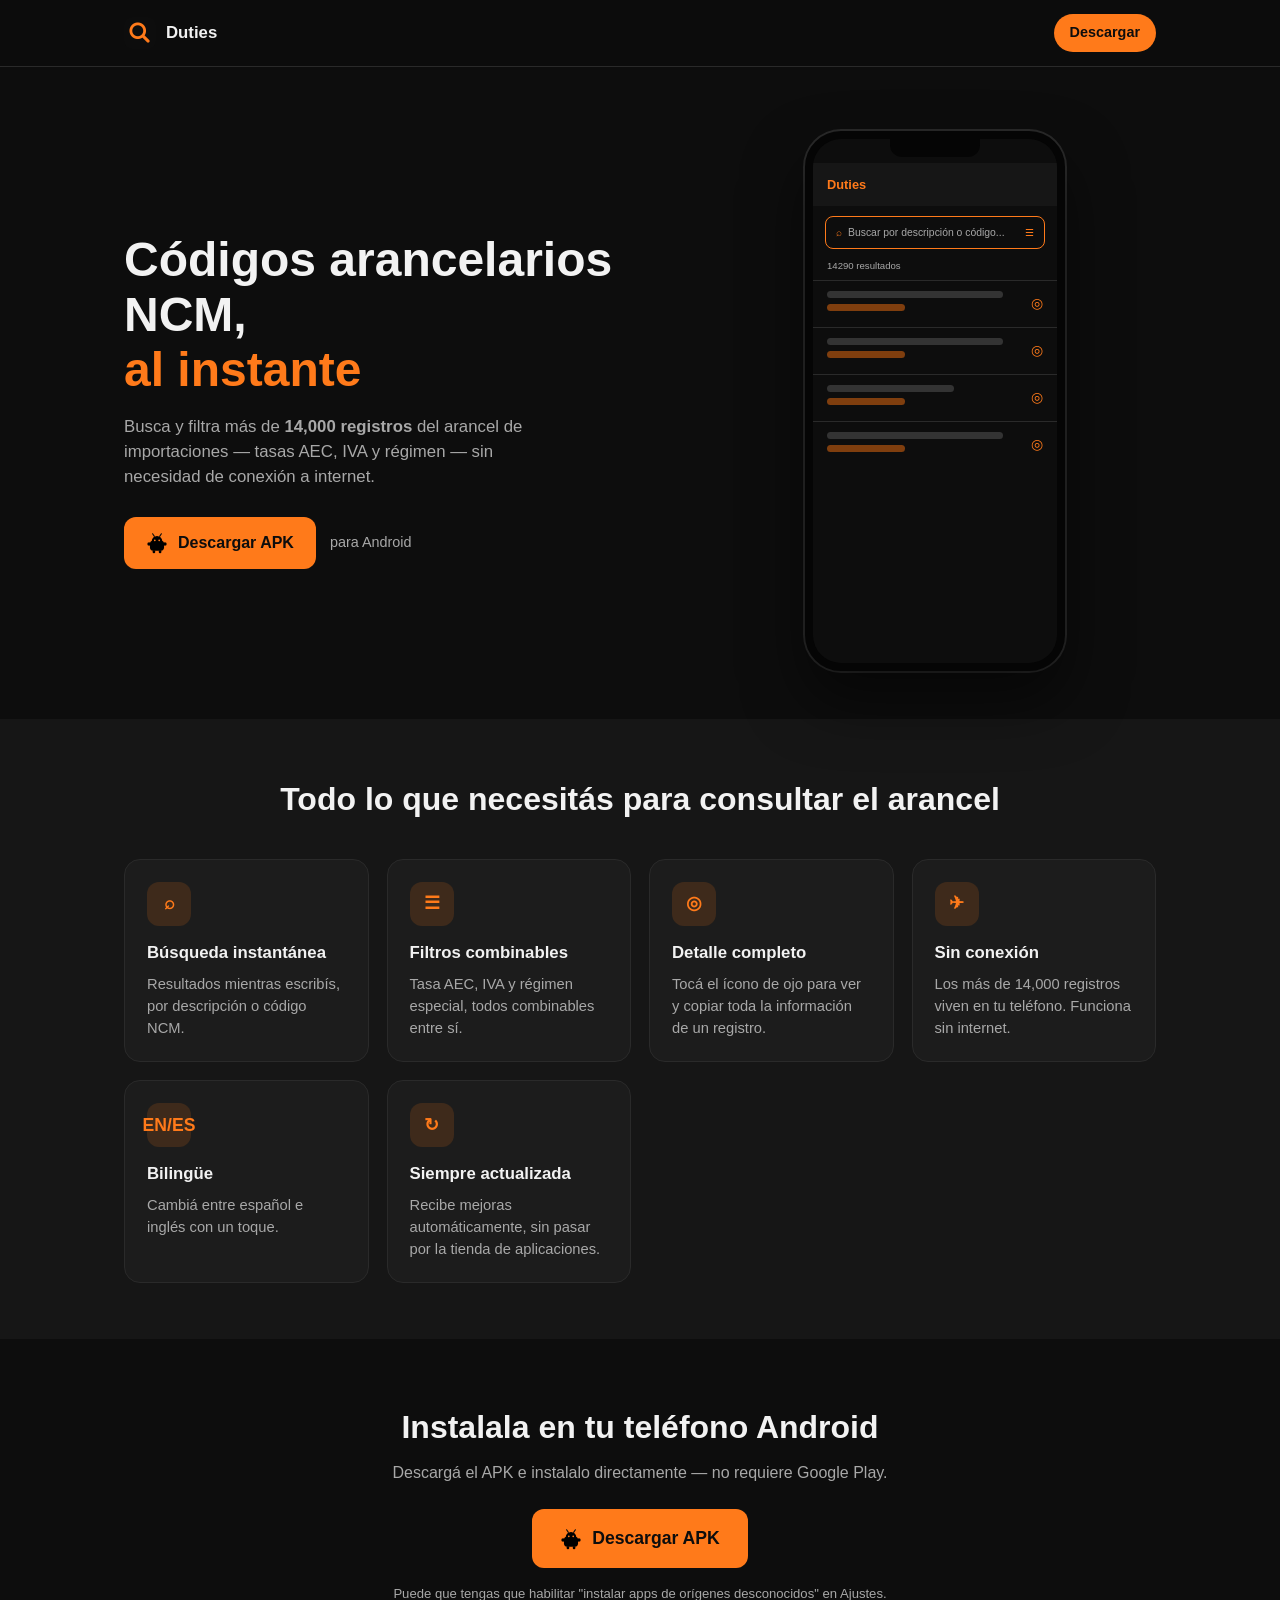
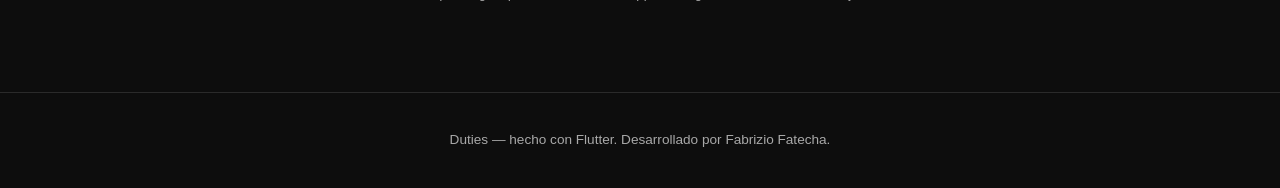
<file: website/index.html>
<!DOCTYPE html>
<html lang="es">
<head>
<meta charset="UTF-8">
<meta name="viewport" content="width=device-width, initial-scale=1.0">
<title>Duties — Búsqueda de Códigos Arancelarios</title>
<meta name="description" content="Duties: busca más de 14,000 códigos arancelarios NCM al instante, sin conexión. Disponible para Android.">
<link rel="icon" href="assets/app-icon.png">
<link rel="stylesheet" href="styles.css">
</head>
<body>

<header class="site-header">
  <div class="container header-inner">
    <div class="brand">
      <img src="assets/app-icon.png" alt="" class="brand-logo">
      <span class="brand-name">Duties</span>
    </div>
    <a href="#descarga" class="nav-cta">Descargar</a>
  </div>
</header>

<main>
  <section class="hero">
    <div class="container hero-inner">
      <div class="hero-copy">
        <h1>Códigos arancelarios NCM,<br><span class="accent">al instante</span></h1>
        <p class="hero-subtitle">
          Busca y filtra más de <strong>14,000 registros</strong> del arancel de importaciones
          — tasas AEC, IVA y régimen — sin necesidad de conexión a internet.
        </p>
        <div class="hero-actions">
          <a id="download-link" href="https://github.com/fabrizio-fatecha/duties/releases/latest/download/duties.apk" class="btn btn-primary" download>
            <svg class="android-icon" viewBox="0 0 100 100" aria-hidden="true">
              <line x1="38" y1="20" x2="30" y2="8" stroke="currentColor" stroke-width="5" stroke-linecap="round"/>
              <line x1="62" y1="20" x2="70" y2="8" stroke="currentColor" stroke-width="5" stroke-linecap="round"/>
              <circle cx="14" cy="55" r="8"/>
              <circle cx="86" cy="55" r="8"/>
              <rect x="30" y="83" width="12" height="14" rx="6"/>
              <rect x="58" y="83" width="12" height="14" rx="6"/>
              <circle cx="50" cy="42" r="24"/>
              <rect x="18" y="40" width="64" height="45" rx="14"/>
              <circle cx="40" cy="38" r="4" class="eye"/>
              <circle cx="60" cy="38" r="4" class="eye"/>
            </svg>
            <span>Descargar APK</span>
          </a>
          <span class="hero-meta" id="apk-size">para Android</span>
        </div>
      </div>

      <div class="hero-visual" aria-hidden="true">
        <div class="phone">
          <div class="phone-notch"></div>
          <div class="phone-screen">
            <div class="mock-appbar">Duties</div>
            <div class="mock-search">
              <span class="mock-search-icon">⌕</span>
              Buscar por descripción o código...
              <span class="mock-filter-icon">☰</span>
            </div>
            <div class="mock-count">14290 resultados</div>
            <div class="mock-row">
              <div class="mock-text">
                <div class="mock-line long"></div>
                <div class="mock-line short"></div>
              </div>
              <div class="mock-eye">◎</div>
            </div>
            <div class="mock-row">
              <div class="mock-text">
                <div class="mock-line long"></div>
                <div class="mock-line short"></div>
              </div>
              <div class="mock-eye">◎</div>
            </div>
            <div class="mock-row">
              <div class="mock-text">
                <div class="mock-line medium"></div>
                <div class="mock-line short"></div>
              </div>
              <div class="mock-eye">◎</div>
            </div>
            <div class="mock-row">
              <div class="mock-text">
                <div class="mock-line long"></div>
                <div class="mock-line short"></div>
              </div>
              <div class="mock-eye">◎</div>
            </div>
          </div>
        </div>
      </div>
    </div>
  </section>

  <section class="features">
    <div class="container">
      <h2>Todo lo que necesitás para consultar el arancel</h2>
      <div class="feature-grid">
        <div class="feature-card">
          <div class="feature-icon">⌕</div>
          <h3>Búsqueda instantánea</h3>
          <p>Resultados mientras escribís, por descripción o código NCM.</p>
        </div>
        <div class="feature-card">
          <div class="feature-icon">☰</div>
          <h3>Filtros combinables</h3>
          <p>Tasa AEC, IVA y régimen especial, todos combinables entre sí.</p>
        </div>
        <div class="feature-card">
          <div class="feature-icon">◎</div>
          <h3>Detalle completo</h3>
          <p>Tocá el ícono de ojo para ver y copiar toda la información de un registro.</p>
        </div>
        <div class="feature-card">
          <div class="feature-icon">✈</div>
          <h3>Sin conexión</h3>
          <p>Los más de 14,000 registros viven en tu teléfono. Funciona sin internet.</p>
        </div>
        <div class="feature-card">
          <div class="feature-icon">EN/ES</div>
          <h3>Bilingüe</h3>
          <p>Cambiá entre español e inglés con un toque.</p>
        </div>
        <div class="feature-card">
          <div class="feature-icon">↻</div>
          <h3>Siempre actualizada</h3>
          <p>Recibe mejoras automáticamente, sin pasar por la tienda de aplicaciones.</p>
        </div>
      </div>
    </div>
  </section>

  <section class="download" id="descarga">
    <div class="container download-inner">
      <h2>Instalala en tu teléfono Android</h2>
      <p>Descargá el APK e instalalo directamente — no requiere Google Play.</p>
      <a href="https://github.com/fabrizio-fatecha/duties/releases/latest/download/duties.apk" class="btn btn-primary btn-large" download>
        <svg class="android-icon" viewBox="0 0 100 100" aria-hidden="true">
          <line x1="38" y1="20" x2="30" y2="8" stroke="currentColor" stroke-width="5" stroke-linecap="round"/>
          <line x1="62" y1="20" x2="70" y2="8" stroke="currentColor" stroke-width="5" stroke-linecap="round"/>
          <circle cx="14" cy="55" r="8"/>
          <circle cx="86" cy="55" r="8"/>
          <rect x="30" y="83" width="12" height="14" rx="6"/>
          <rect x="58" y="83" width="12" height="14" rx="6"/>
          <circle cx="50" cy="42" r="24"/>
          <rect x="18" y="40" width="64" height="45" rx="14"/>
          <circle cx="40" cy="38" r="4" class="eye"/>
          <circle cx="60" cy="38" r="4" class="eye"/>
        </svg>
        <span>Descargar APK</span>
      </a>
      <p class="download-note">Puede que tengas que habilitar "instalar apps de orígenes desconocidos" en Ajustes.</p>
    </div>
  </section>
</main>

<footer class="site-footer">
  <div class="container">
    <p>Duties — hecho con Flutter. Desarrollado por Fabrizio Fatecha.</p>
  </div>
</footer>

<script src="script.js"></script>
</body>
</html>
</file>
<file: website/styles.css>
:root {
  --bg: #0d0d0d;
  --bg-alt: #161616;
  --card: #1c1c1c;
  --text: #f2f2f2;
  --text-muted: #a8a8a8;
  --orange: #ff7a1a;
  --orange-dark: #cc5f0f;
  --border: #2a2a2a;
}

* { box-sizing: border-box; }

html { scroll-behavior: smooth; }

body {
  margin: 0;
  background: var(--bg);
  color: var(--text);
  font-family: -apple-system, BlinkMacSystemFont, "Segoe UI", Roboto, Helvetica, Arial, sans-serif;
  line-height: 1.5;
}

.container {
  max-width: 1080px;
  margin: 0 auto;
  padding: 0 24px;
}

a { color: inherit; }

/* Header */

.site-header {
  position: sticky;
  top: 0;
  z-index: 10;
  background: rgba(13, 13, 13, 0.9);
  backdrop-filter: blur(8px);
  border-bottom: 1px solid var(--border);
}

.header-inner {
  display: flex;
  align-items: center;
  justify-content: space-between;
  padding: 14px 24px;
}

.brand { display: flex; align-items: center; gap: 10px; }
.brand-logo { width: 32px; height: 32px; border-radius: 8px; }
.brand-name { font-weight: 700; font-size: 1.05rem; }

.nav-cta {
  text-decoration: none;
  background: var(--orange);
  color: #0d0d0d;
  font-weight: 700;
  padding: 8px 16px;
  border-radius: 999px;
  font-size: 0.9rem;
}

/* Hero */

.hero { padding: 64px 0 48px; }

.hero-inner {
  display: flex;
  align-items: center;
  gap: 48px;
  flex-wrap: wrap;
}

.hero-copy { flex: 1 1 380px; }

.hero-copy h1 {
  font-size: clamp(2rem, 5vw, 3rem);
  line-height: 1.15;
  margin: 0 0 16px;
}

.accent { color: var(--orange); }

.hero-subtitle {
  color: var(--text-muted);
  font-size: 1.05rem;
  max-width: 46ch;
  margin: 0 0 28px;
}

.hero-actions {
  display: flex;
  align-items: center;
  gap: 14px;
  flex-wrap: wrap;
}

.hero-meta { color: var(--text-muted); font-size: 0.9rem; }

.btn {
  display: inline-flex;
  align-items: center;
  gap: 10px;
  text-decoration: none;
  font-weight: 700;
  border-radius: 12px;
  padding: 14px 22px;
  font-size: 1rem;
  border: none;
  cursor: pointer;
  transition: transform 0.15s ease, background 0.15s ease;
}

.btn-primary {
  background: var(--orange);
  color: #0d0d0d;
}

.btn-primary:hover { background: var(--orange-dark); transform: translateY(-1px); }

.btn-large { padding: 16px 28px; font-size: 1.1rem; }

.android-icon {
  width: 22px;
  height: 22px;
  color: #0d0d0d;
  flex: none;
}

.android-icon .eye { fill: var(--orange); }

/* Phone mockup */

.hero-visual { flex: 1 1 280px; display: flex; justify-content: center; }

.phone {
  width: 260px;
  height: 540px;
  background: #050505;
  border-radius: 36px;
  border: 8px solid #050505;
  box-shadow: 0 30px 60px rgba(0, 0, 0, 0.5), 0 0 0 2px var(--border);
  position: relative;
  overflow: hidden;
}

.phone-notch {
  position: absolute;
  top: 0;
  left: 50%;
  transform: translateX(-50%);
  width: 90px;
  height: 18px;
  background: #050505;
  border-radius: 0 0 12px 12px;
  z-index: 2;
}

.phone-screen {
  background: var(--bg);
  width: 100%;
  height: 100%;
  padding-top: 24px;
  display: flex;
  flex-direction: column;
}

.mock-appbar {
  background: var(--bg-alt);
  color: var(--orange);
  font-weight: 700;
  font-size: 0.8rem;
  padding: 12px 14px;
  white-space: nowrap;
  overflow: hidden;
  text-overflow: ellipsis;
}

.mock-search {
  margin: 10px 12px 6px;
  border: 1px solid var(--orange);
  border-radius: 8px;
  padding: 8px 10px;
  font-size: 0.65rem;
  color: var(--text-muted);
  display: flex;
  align-items: center;
  gap: 6px;
}

.mock-search-icon, .mock-filter-icon { color: var(--orange); }
.mock-filter-icon { margin-left: auto; }

.mock-count {
  font-size: 0.6rem;
  color: var(--text-muted);
  margin: 4px 14px 6px;
}

.mock-row {
  display: flex;
  align-items: center;
  justify-content: space-between;
  gap: 8px;
  padding: 10px 14px;
  border-top: 1px solid var(--border);
}

.mock-text { flex: 1; }

.mock-line {
  height: 7px;
  border-radius: 4px;
  background: #333;
  margin-bottom: 6px;
}

.mock-line.short { width: 40%; background: var(--orange-dark); opacity: 0.6; }
.mock-line.medium { width: 65%; }
.mock-line.long { width: 90%; }

.mock-eye { color: var(--orange); font-size: 0.9rem; }

/* Features */

.features { padding: 56px 0; background: var(--bg-alt); }

.features h2 {
  text-align: center;
  font-size: clamp(1.4rem, 3vw, 2rem);
  margin: 0 0 36px;
}

.feature-grid {
  display: grid;
  grid-template-columns: repeat(auto-fit, minmax(230px, 1fr));
  gap: 18px;
}

.feature-card {
  background: var(--card);
  border: 1px solid var(--border);
  border-radius: 16px;
  padding: 22px;
}

.feature-icon {
  width: 44px;
  height: 44px;
  border-radius: 12px;
  background: rgba(255, 122, 26, 0.15);
  color: var(--orange);
  display: flex;
  align-items: center;
  justify-content: center;
  font-weight: 700;
  font-size: 1.1rem;
  margin-bottom: 14px;
}

.feature-card h3 { margin: 0 0 8px; font-size: 1.05rem; }
.feature-card p { margin: 0; color: var(--text-muted); font-size: 0.92rem; }

/* Download section */

.download { padding: 64px 0; text-align: center; }
.download h2 { font-size: clamp(1.4rem, 3vw, 2rem); margin: 0 0 10px; }
.download p { color: var(--text-muted); margin: 0 0 24px; }
.download-note { font-size: 0.82rem; margin-top: 16px !important; }

/* Footer */

.site-footer {
  border-top: 1px solid var(--border);
  padding: 24px 0;
  text-align: center;
  color: var(--text-muted);
  font-size: 0.85rem;
}

/* Responsive */

@media (max-width: 640px) {
  .hero { padding: 40px 0 32px; }
  .hero-inner { gap: 32px; }
  .phone { width: 220px; height: 460px; }
  .header-inner { padding: 12px 16px; }
  .nav-cta { padding: 7px 14px; font-size: 0.85rem; }
}
</file>
